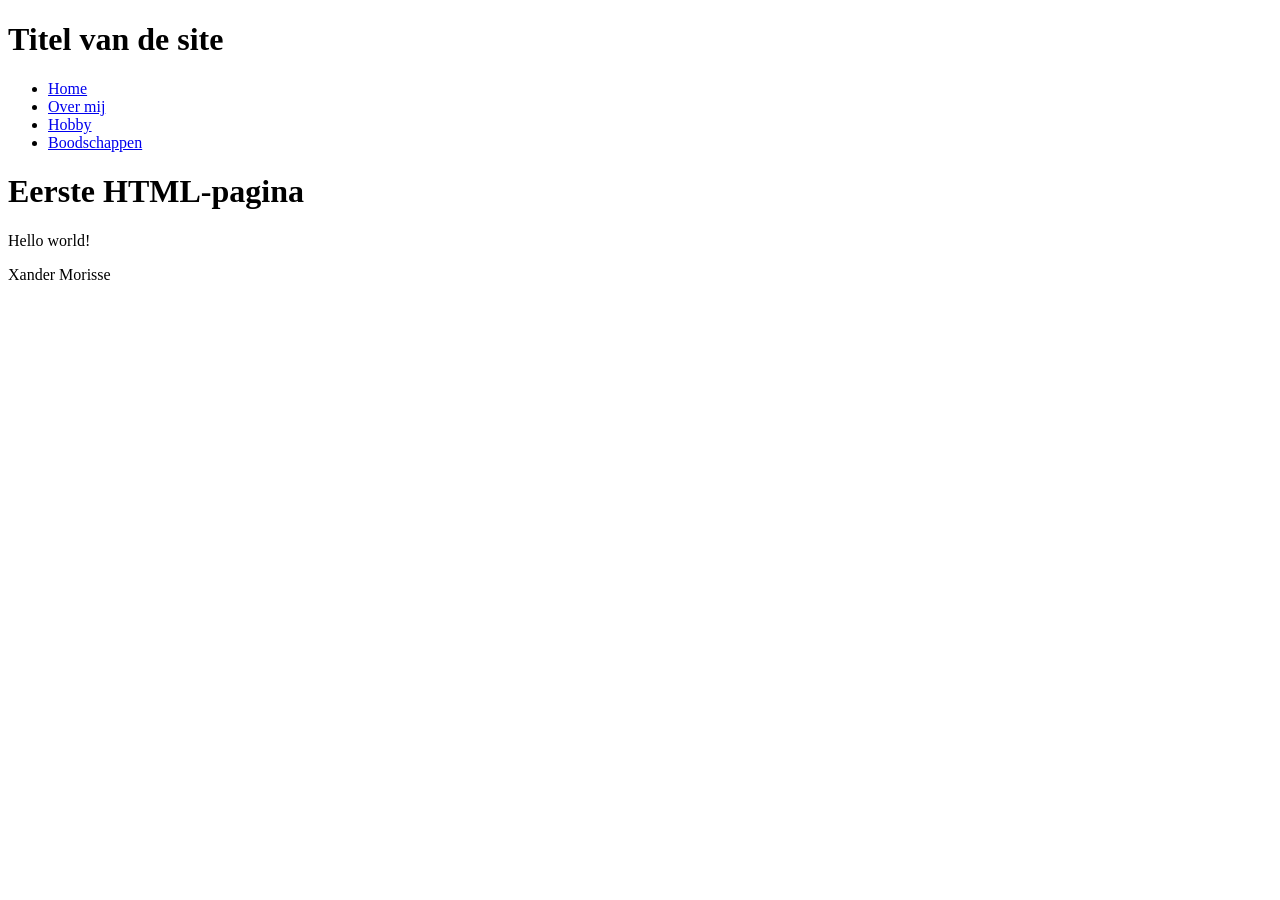
<file: labo-01/index.html>
<!DOCTYPE html>
<html lang="en">
<head>
    <meta charset="UTF-8">
    <meta name="viewport" content="width=device-width, initial-scale=1.0">
    <title>Mijn eerste pagina</title>
</head>
<body>
    <header>
        <h1>Titel van de site</h1>
        <nav>
            <ul>
                <li><a href="index.html">Home</a></li>
                <li><a href="over-mij.html">Over mij</a></li>
                <li><a href="hobby.html">Hobby</a></li>
                <li><a href="boodschappen.html">Boodschappen</a></li>
            </ul>
        </nav>
    </header>
    <h1>Eerste HTML-pagina</h1>
    <p>Hello world!</p>
    <footer>
        <p>Xander Morisse</p>
    </footer>
</body>
</html>
</file>
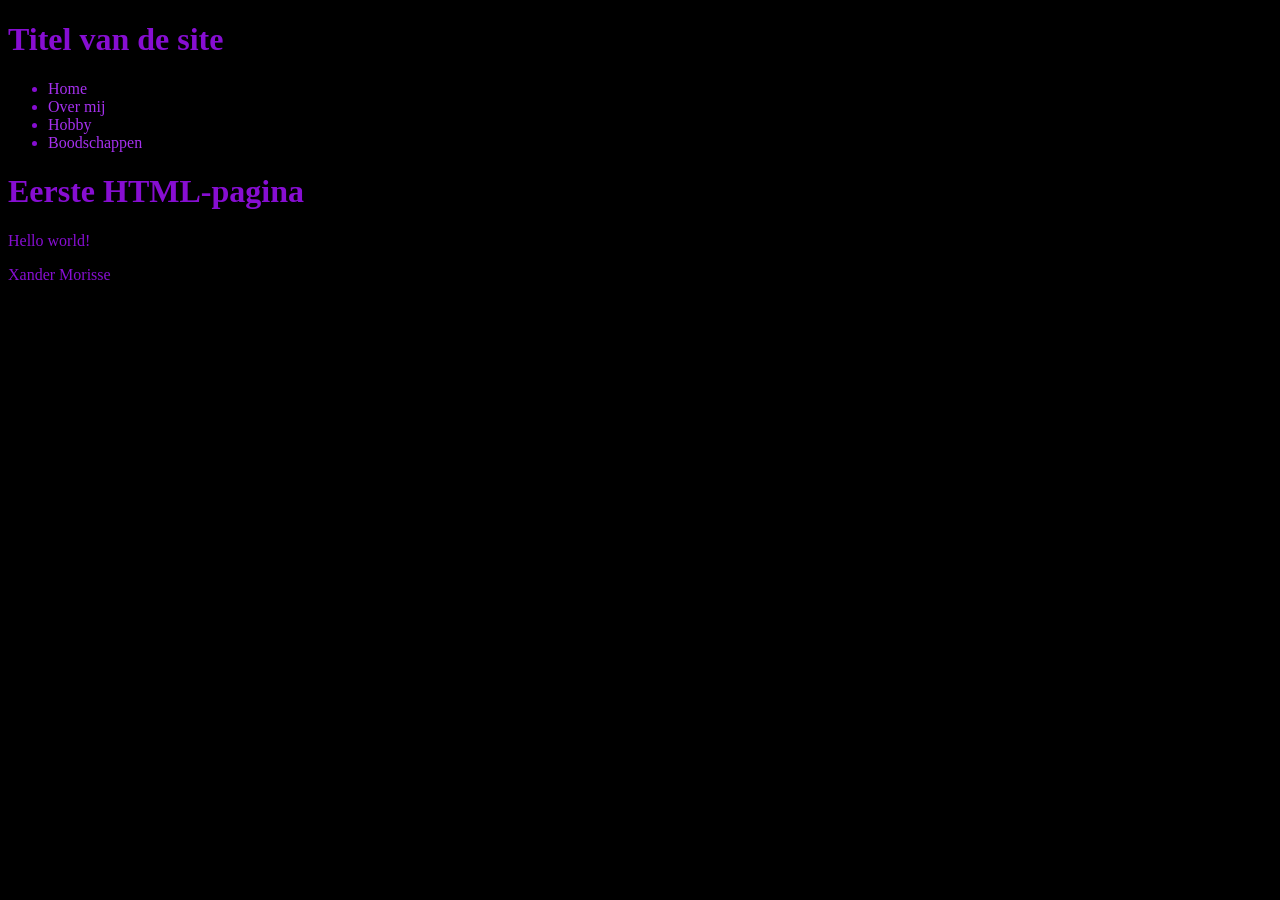
<file: site/index.html>
<!DOCTYPE html>
<html lang="en">
<head>
    <meta charset="UTF-8">
    <meta name="viewport" content="width=device-width, initial-scale=1.0">
    <title>Mijn eerste pagina</title>
    <link rel="stylesheet" href="css/stijl.css">
</head>
<body>
    <header>
        <h1>Titel van de site</h1>
        <nav>
            <ul>
                <li><a href="index.html">Home</a></li>
                <li><a href="over-mij.html">Over mij</a></li>
                <li><a href="hobby.html">Hobby</a></li>
                <li><a href="boodschappen.html">Boodschappen</a></li>
            </ul>
        </nav>
    </header>
    <h1>Eerste HTML-pagina</h1>
    <p>Hello world!</p>
    <footer>
        <p>Xander Morisse</p>
    </footer>
</body>
</html>
</file>
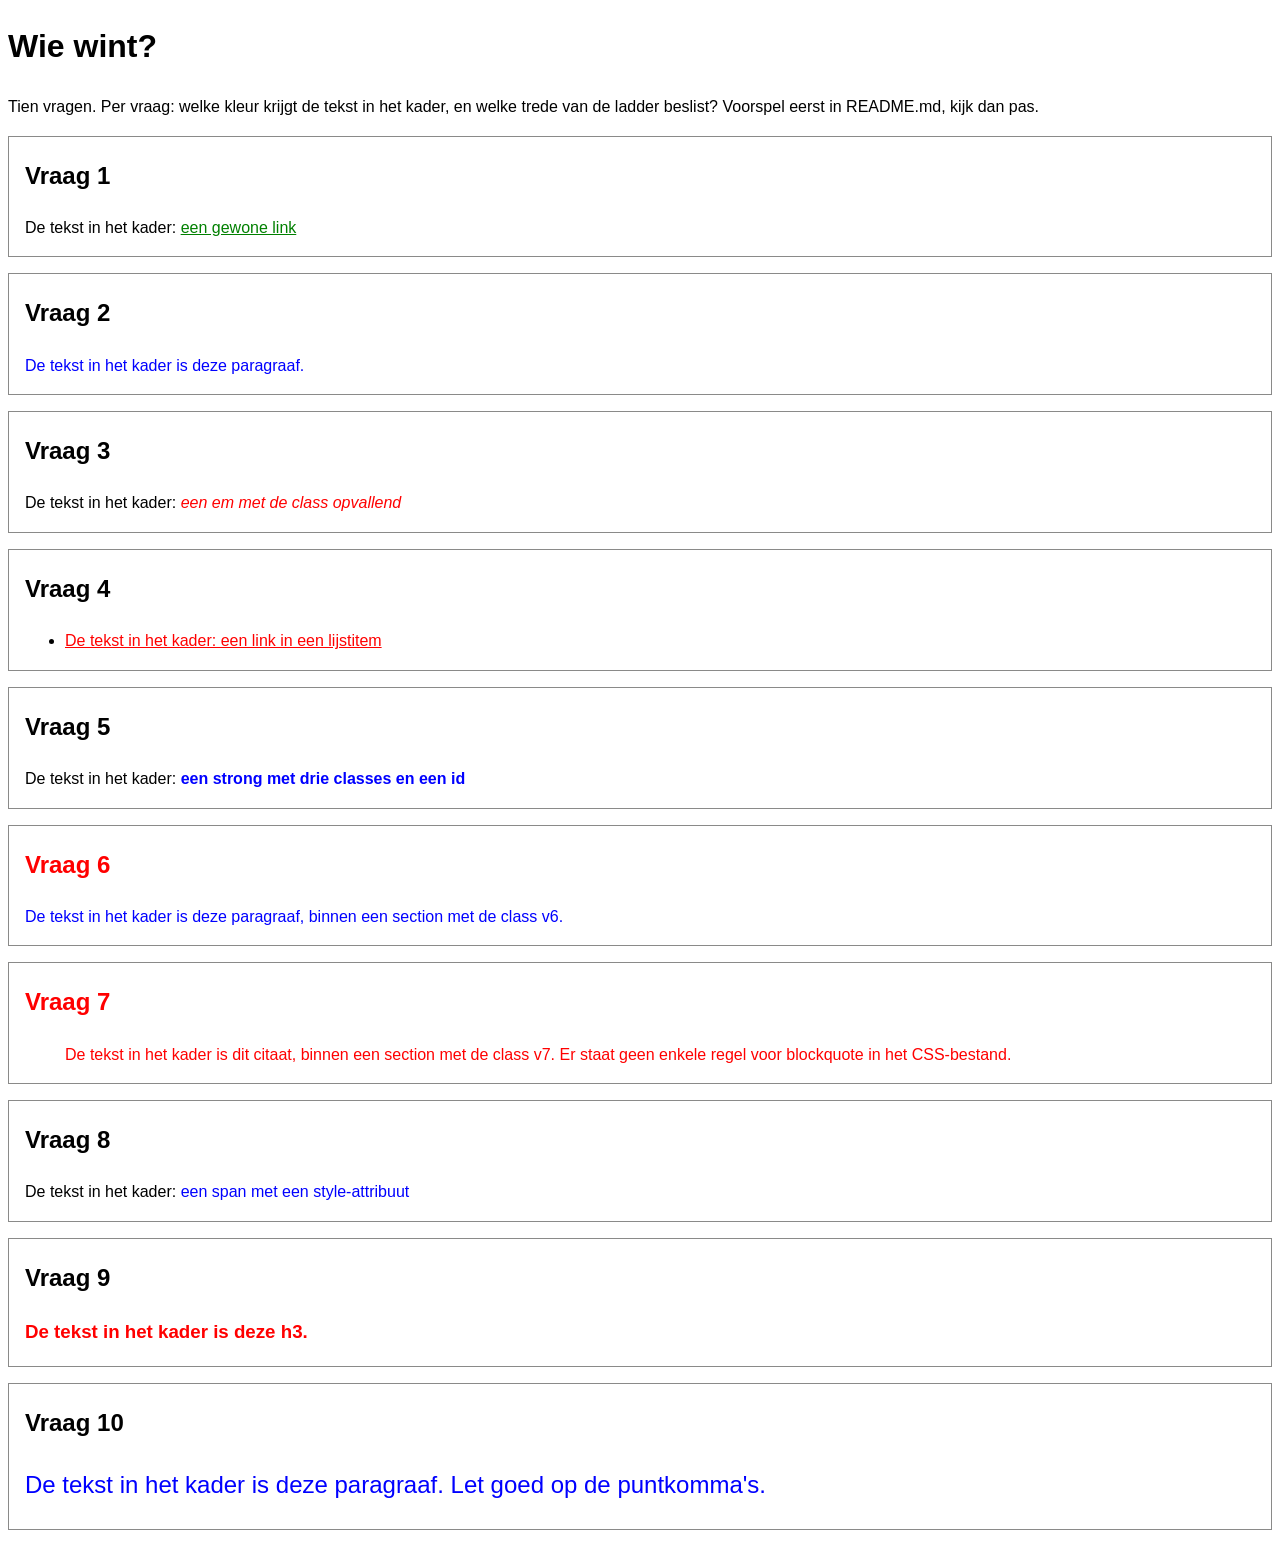
<file: labo-02/cascade/index.html>
<!-- index.html - oefening 3: voorspel, dan kijk. Wijzig dit bestand niet. -->
<!doctype html>
<html lang="nl">
  <head>
    <meta charset="utf-8">
    <meta name="viewport" content="width=device-width, initial-scale=1">
    <title>Wie wint? Tien vragen over de cascade</title>
    <link rel="stylesheet" href="css/stijl.css">
  </head>
  <body>
    <h1>Wie wint?</h1>
    <p>Tien vragen. Per vraag: welke kleur krijgt de tekst in het kader, en welke trede van de ladder beslist? Voorspel eerst in README.md, kijk dan pas.</p>

    <section class="vraag v1">
      <h2>Vraag 1</h2>
      <p>De tekst in het kader: <a href="#">een gewone link</a></p>
    </section>

    <section class="vraag v2">
      <h2>Vraag 2</h2>
      <p class="v2-tekst">De tekst in het kader is deze paragraaf.</p>
    </section>

    <section class="vraag v3">
      <h2>Vraag 3</h2>
      <p>De tekst in het kader: <em class="opvallend">een em met de class opvallend</em></p>
    </section>

    <section class="vraag v4">
      <h2>Vraag 4</h2>
      <ul>
        <li><a href="#">De tekst in het kader: een link in een lijstitem</a></li>
      </ul>
    </section>

    <section class="vraag v5">
      <h2>Vraag 5</h2>
      <p>De tekst in het kader: <strong class="een twee drie" id="v5-tekst">een strong met drie classes en een id</strong></p>
    </section>

    <section class="vraag v6">
      <h2>Vraag 6</h2>
      <p class="v6-tekst">De tekst in het kader is deze paragraaf, binnen een section met de class v6.</p>
    </section>

    <section class="vraag v7">
      <h2>Vraag 7</h2>
      <blockquote>De tekst in het kader is dit citaat, binnen een section met de class v7. Er staat geen enkele regel voor blockquote in het CSS-bestand.</blockquote>
    </section>

    <section class="vraag v8">
      <h2>Vraag 8</h2>
      <p>De tekst in het kader: <span class="v8-tekst" style="color: blue">een span met een style-attribuut</span></p>
    </section>

    <section class="vraag v9">
      <h2>Vraag 9</h2>
      <h3 class="v9-tekst">De tekst in het kader is deze h3.</h3>
    </section>

    <section class="vraag v10">
      <h2>Vraag 10</h2>
      <p class="v10-tekst">De tekst in het kader is deze paragraaf. Let goed op de puntkomma's.</p>
    </section>
  </body>
</html>
</file>
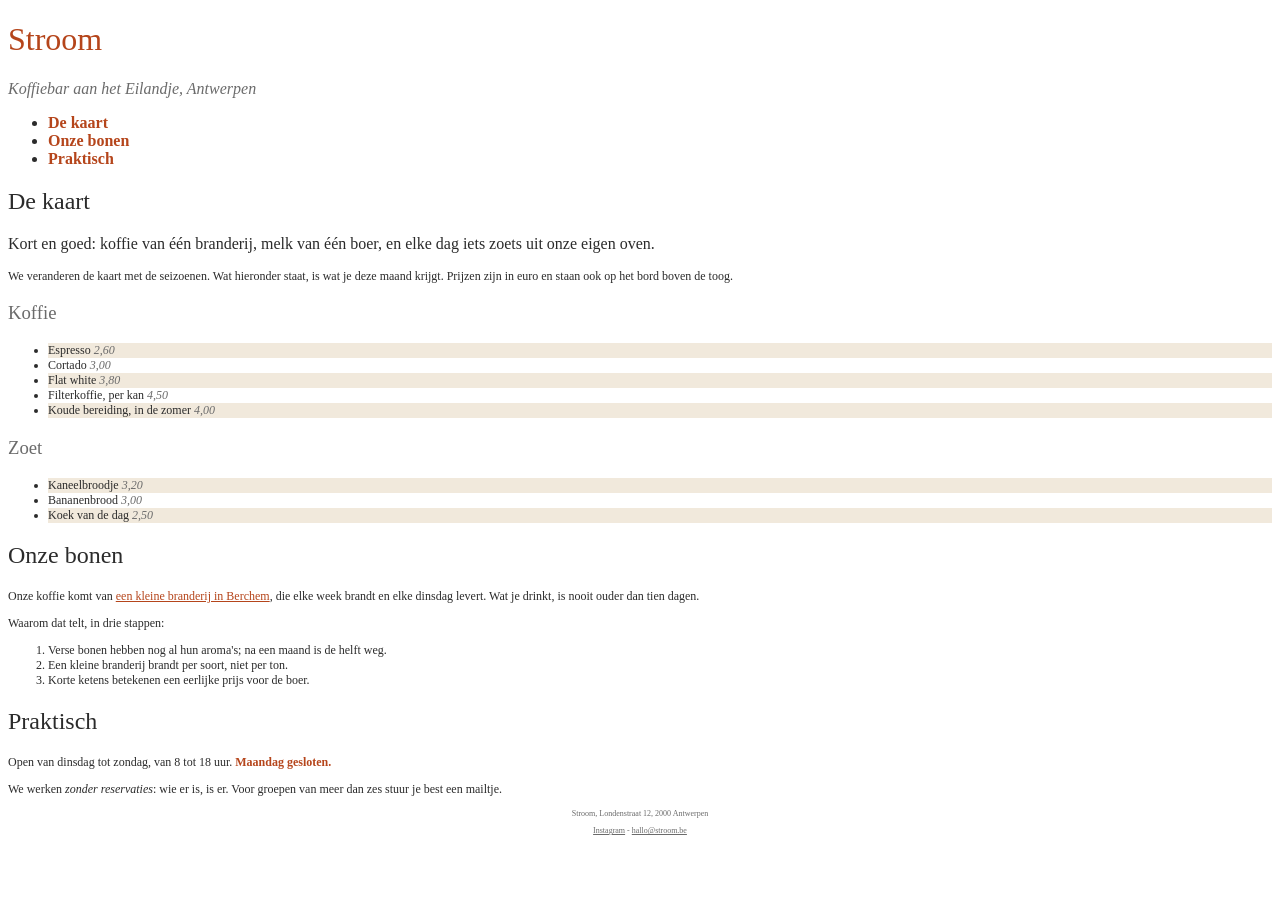
<file: labo-02/nabouw/index.html>
<!-- index.html - nabouw labo 2. Dit bestand mag je NIET wijzigen: geen class erbij, geen element verplaatst, geen style-attribuut. Jij schrijft css/stijl.css. -->
<!--
  Wat het screenshot niet kan tonen (hover en focus):
  - links in de navigatie: accentkleur, vet, geen onderstreping;
    bij hover en focus: inktkleur en onderstreept
  - links in main: accentkleur, onderstreept;
    bij hover en focus: papierkleur op een achtergrond in de accentkleur
  - links in de footer: gedempte kleur; bij hover en focus: accentkleur
-->
<!doctype html>
<html lang="nl">
  <head>
    <meta charset="utf-8">
    <meta name="viewport" content="width=device-width, initial-scale=1">
    <title>Stroom - koffiebar aan het Eilandje</title>
    <link rel="stylesheet" href="css/stijl.css">
  </head>
  <body>
    <header>
      <h1>Stroom</h1>
      <p class="slogan">Koffiebar aan het Eilandje, Antwerpen</p>
      <nav>
        <ul>
          <li><a href="#kaart">De kaart</a></li>
          <li><a href="#bonen">Onze bonen</a></li>
          <li><a href="#praktisch">Praktisch</a></li>
        </ul>
      </nav>
    </header>

    <main>
      <article>
        <h2 id="kaart">De kaart</h2>
        <p class="intro">Kort en goed: koffie van één branderij, melk van één boer, en elke dag iets zoets uit onze eigen oven.</p>
        <p>We veranderen de kaart met de seizoenen. Wat hieronder staat, is wat je deze maand krijgt. Prijzen zijn in euro en staan ook op het bord boven de toog.</p>

        <h3>Koffie</h3>
        <ul class="kaart">
          <li>Espresso <span class="prijs">2,60</span></li>
          <li>Cortado <span class="prijs">3,00</span></li>
          <li>Flat white <span class="prijs">3,80</span></li>
          <li>Filterkoffie, per kan <span class="prijs">4,50</span></li>
          <li>Koude bereiding, in de zomer <span class="prijs">4,00</span></li>
        </ul>

        <h3>Zoet</h3>
        <ul class="kaart">
          <li>Kaneelbroodje <span class="prijs">3,20</span></li>
          <li>Bananenbrood <span class="prijs">3,00</span></li>
          <li>Koek van de dag <span class="prijs">2,50</span></li>
        </ul>

        <h2 id="bonen">Onze bonen</h2>
        <p>Onze koffie komt van <a href="https://www.example.be">een kleine branderij in Berchem</a>, die elke week brandt en elke dinsdag levert. Wat je drinkt, is nooit ouder dan tien dagen.</p>
        <p>Waarom dat telt, in drie stappen:</p>
        <ol>
          <li>Verse bonen hebben nog al hun aroma's; na een maand is de helft weg.</li>
          <li>Een kleine branderij brandt per soort, niet per ton.</li>
          <li>Korte ketens betekenen een eerlijke prijs voor de boer.</li>
        </ol>

        <h2 id="praktisch">Praktisch</h2>
        <p>Open van dinsdag tot zondag, van 8 tot 18 uur. <strong>Maandag gesloten.</strong></p>
        <p>We werken <em>zonder reservaties</em>: wie er is, is er. Voor groepen van meer dan zes stuur je best een mailtje.</p>
      </article>
    </main>

    <footer>
      <p>Stroom, Londenstraat 12, 2000 Antwerpen</p>
      <p><a href="https://www.instagram.com">Instagram</a> - <a href="mailto:hallo@stroom.be">hallo@stroom.be</a></p>
    </footer>
  </body>
</html>
</file>
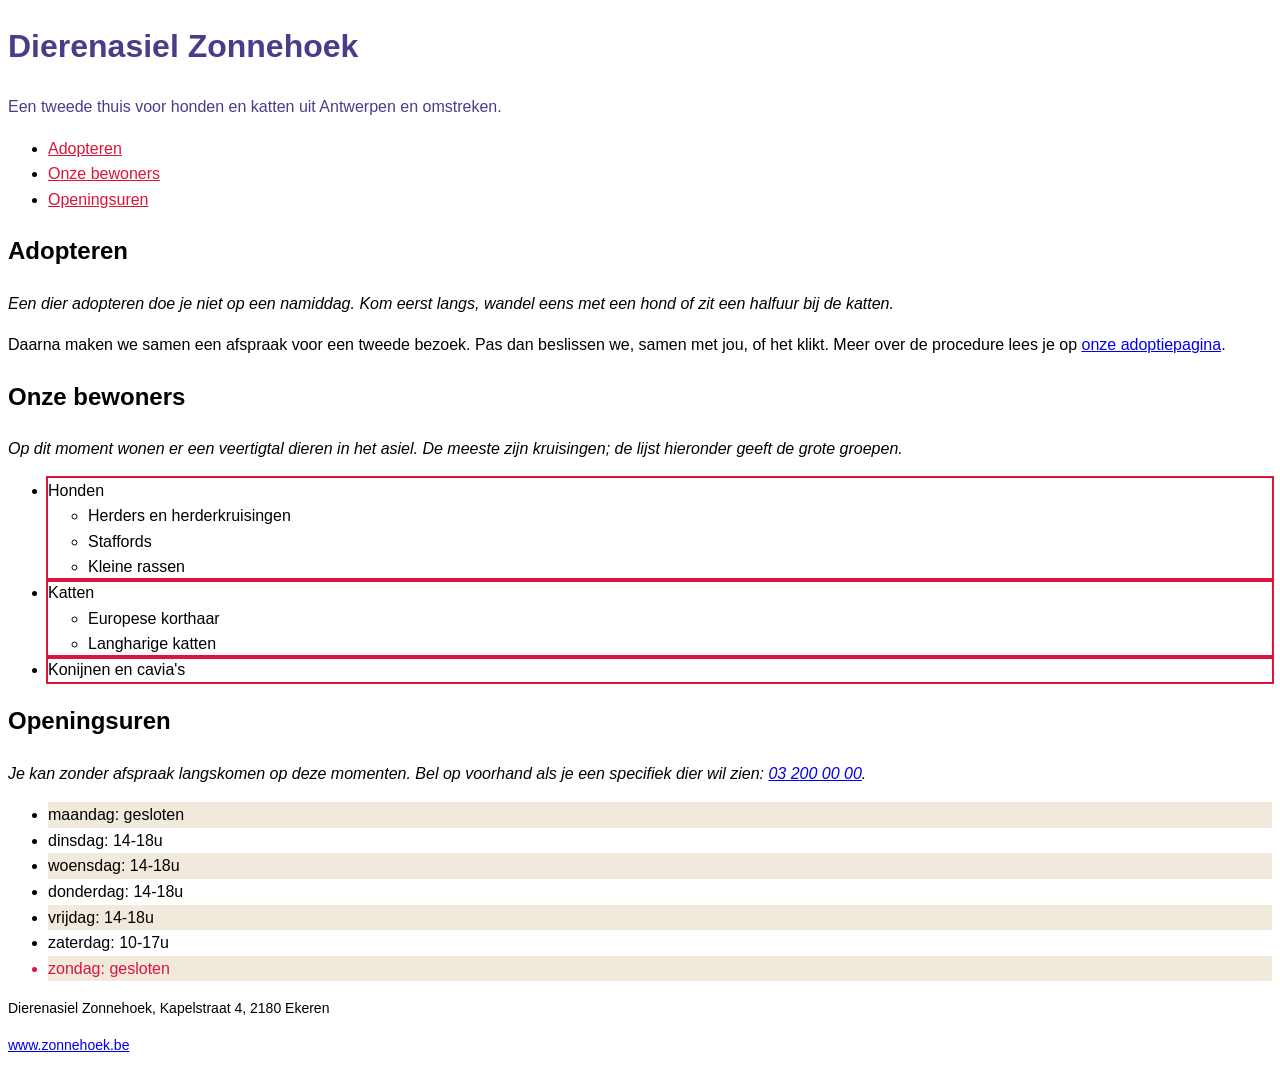
<file: labo-02/selectors/index.html>
<!-- index.html - oefening 2: selectors. Wijzig dit bestand niet; alles wat je nodig hebt, staat erin. -->
<!doctype html>
<html lang="nl">
  <head>
    <meta charset="utf-8">
    <meta name="viewport" content="width=device-width, initial-scale=1">
    <title>Dierenasiel Zonnehoek</title>
    <link rel="stylesheet" href="css/stijl.css">
  </head>
  <body>
    <header>
      <h1>Dierenasiel Zonnehoek</h1>
      <p class="slogan">Een tweede thuis voor honden en katten uit Antwerpen en omstreken.</p>
      <nav>
        <ul>
          <li><a href="#adopteren">Adopteren</a></li>
          <li><a href="#rassen">Onze bewoners</a></li>
          <li><a href="#uren">Openingsuren</a></li>
        </ul>
      </nav>
    </header>

    <main>
      <article>
        <h2 id="adopteren">Adopteren</h2>
        <p class="intro">Een dier adopteren doe je niet op een namiddag. Kom eerst langs, wandel eens met een hond of zit een halfuur bij de katten.</p>
        <p>Daarna maken we samen een afspraak voor een tweede bezoek. Pas dan beslissen we, samen met jou, of het klikt. Meer over de procedure lees je op <a href="https://www.zonnehoek.be/adoptie">onze adoptiepagina</a>.</p>

        <h2 id="rassen">Onze bewoners</h2>
        <p>Op dit moment wonen er een veertigtal dieren in het asiel. De meeste zijn kruisingen; de lijst hieronder geeft de grote groepen.</p>
        <ul class="rassen">
          <li>Honden
            <ul>
              <li>Herders en herderkruisingen</li>
              <li>Staffords</li>
              <li>Kleine rassen</li>
            </ul>
          </li>
          <li>Katten
            <ul>
              <li>Europese korthaar</li>
              <li>Langharige katten</li>
            </ul>
          </li>
          <li>Konijnen en cavia's</li>
        </ul>

        <h2 id="uren">Openingsuren</h2>
        <p>Je kan zonder afspraak langskomen op deze momenten. Bel op voorhand als je een specifiek dier wil zien: <a href="tel:+3232000000">03 200 00 00</a>.</p>
        <ul class="uren">
          <li>maandag: gesloten</li>
          <li>dinsdag: 14-18u</li>
          <li>woensdag: 14-18u</li>
          <li>donderdag: 14-18u</li>
          <li>vrijdag: 14-18u</li>
          <li>zaterdag: 10-17u</li>
          <li>zondag: gesloten</li>
        </ul>
      </article>
    </main>

    <footer>
      <p>Dierenasiel Zonnehoek, Kapelstraat 4, 2180 Ekeren</p>
      <p><a href="https://www.zonnehoek.be">www.zonnehoek.be</a></p>
    </footer>
  </body>
</html>
</file>
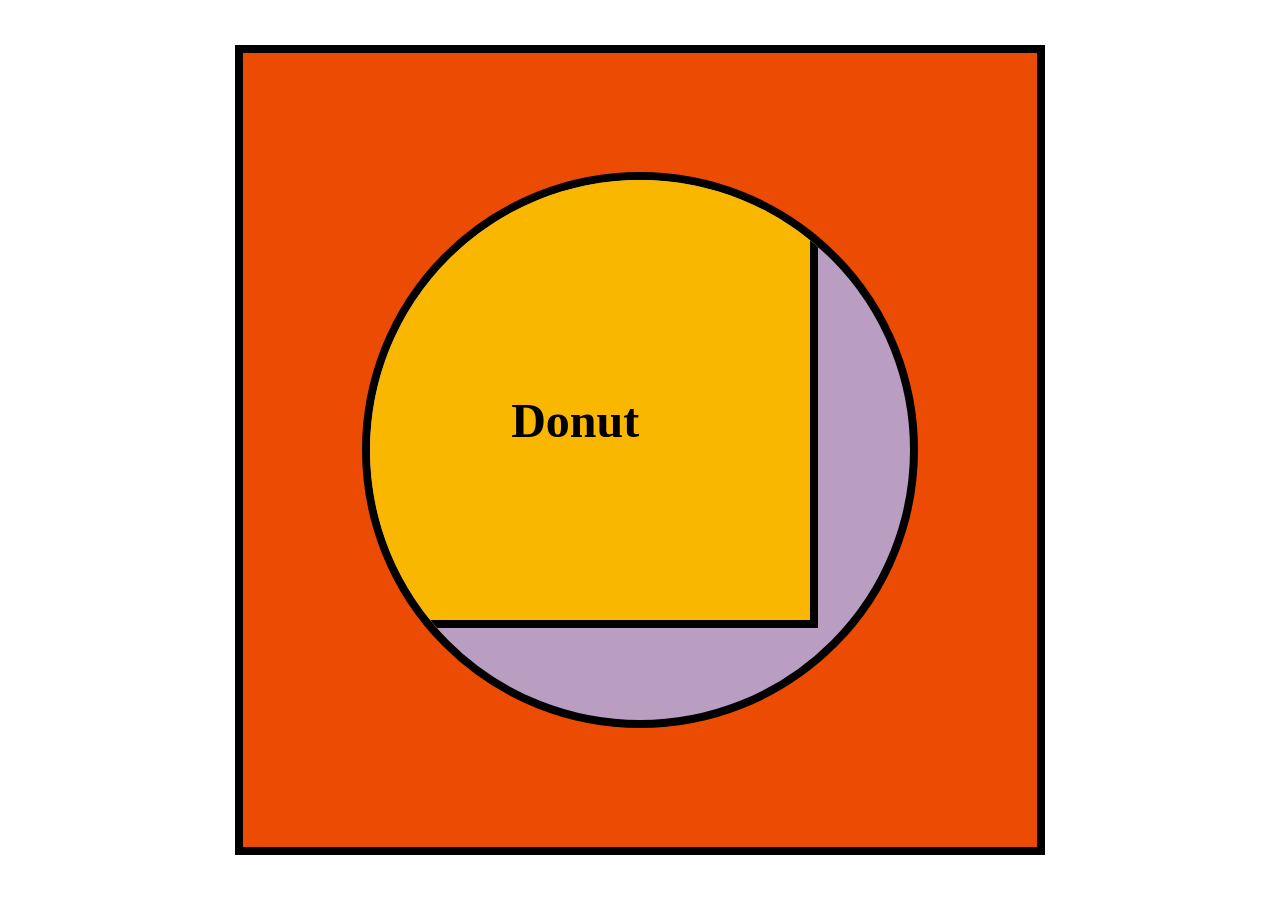
<file: labo-03/donut/index.html>
<!doctype html>
<html lang="en">
<head>
  <meta charset="utf-8">
  <meta name="viewport" content="width=device-width, initial-scale=1">
  <title>Labo 3 - Donut</title>
  <link rel="stylesheet" href="css/reset.css">
  <link rel="stylesheet" href="css/stijl.css">
</head>
<body>
  <!-- Do not change this file. Write your CSS in css/stijl.css. -->
  <main>
    <div>
      <h1>Donut</h1>
    </div>
  </main>
</body>
</html>
</file>
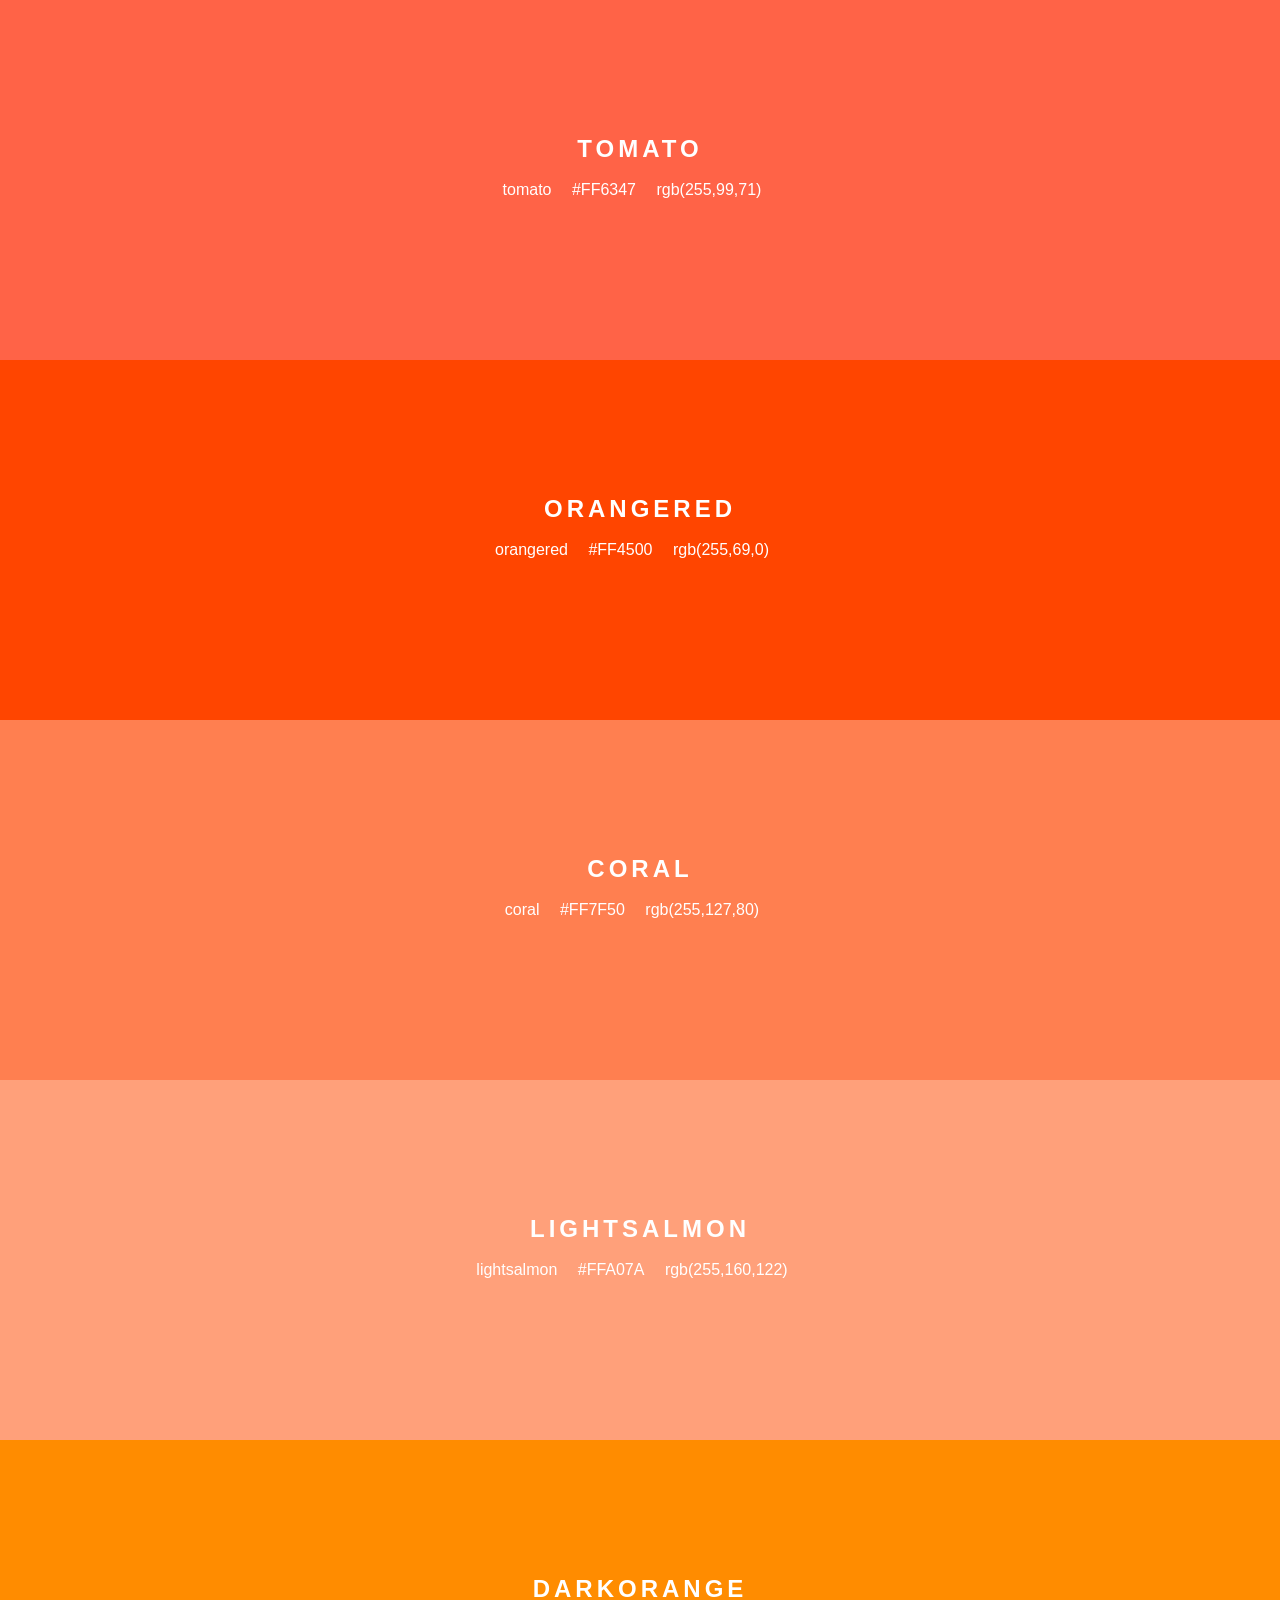
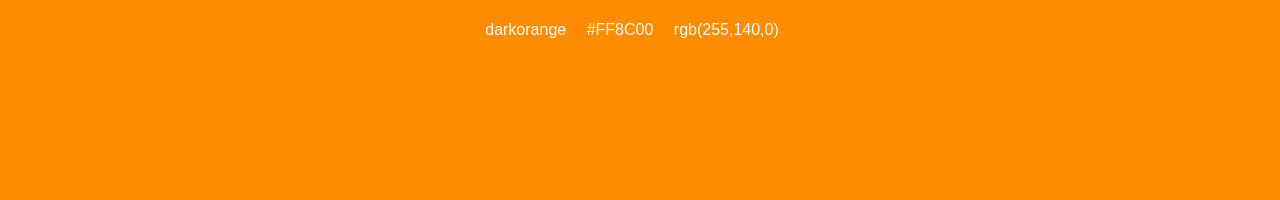
<file: labo-03/kleuren/index.html>
<!doctype html>
<html lang="en">
<head>
  <meta charset="utf-8">
  <meta name="viewport" content="width=device-width, initial-scale=1">
  <title>Labo 3 - Kleurenstalen</title>
  <link rel="stylesheet" href="css/reset.css">
  <link rel="stylesheet" href="css/stijl.css"> 
</head>
<body>
  <!-- Do not change this file. Write your CSS in css/stijl.css. -->
  <ul>
    <li class="tomato">
      <h2>TOMATO</h2>
      <p class="codes"><span>tomato</span> <span>#FF6347</span> <span>rgb(255,99,71)</span></p>
    </li>
    <li class="orangered">
      <h2>ORANGERED</h2>
      <p class="codes"><span>orangered</span> <span>#FF4500</span> <span>rgb(255,69,0)</span></p>
    </li>
    <li class="coral">
      <h2>CORAL</h2>
      <p class="codes"><span>coral</span> <span>#FF7F50</span> <span>rgb(255,127,80)</span></p>
    </li>
    <li class="lightsalmon">
      <h2>LIGHTSALMON</h2>
      <p class="codes"><span>lightsalmon</span> <span>#FFA07A</span> <span>rgb(255,160,122)</span></p>
    </li>
    <li class="darkorange">
      <h2>DARKORANGE</h2>
      <p class="codes"><span>darkorange</span> <span>#FF8C00</span> <span>rgb(255,140,0)</span></p>
    </li>
  </ul>
</body>
</html>
</file>
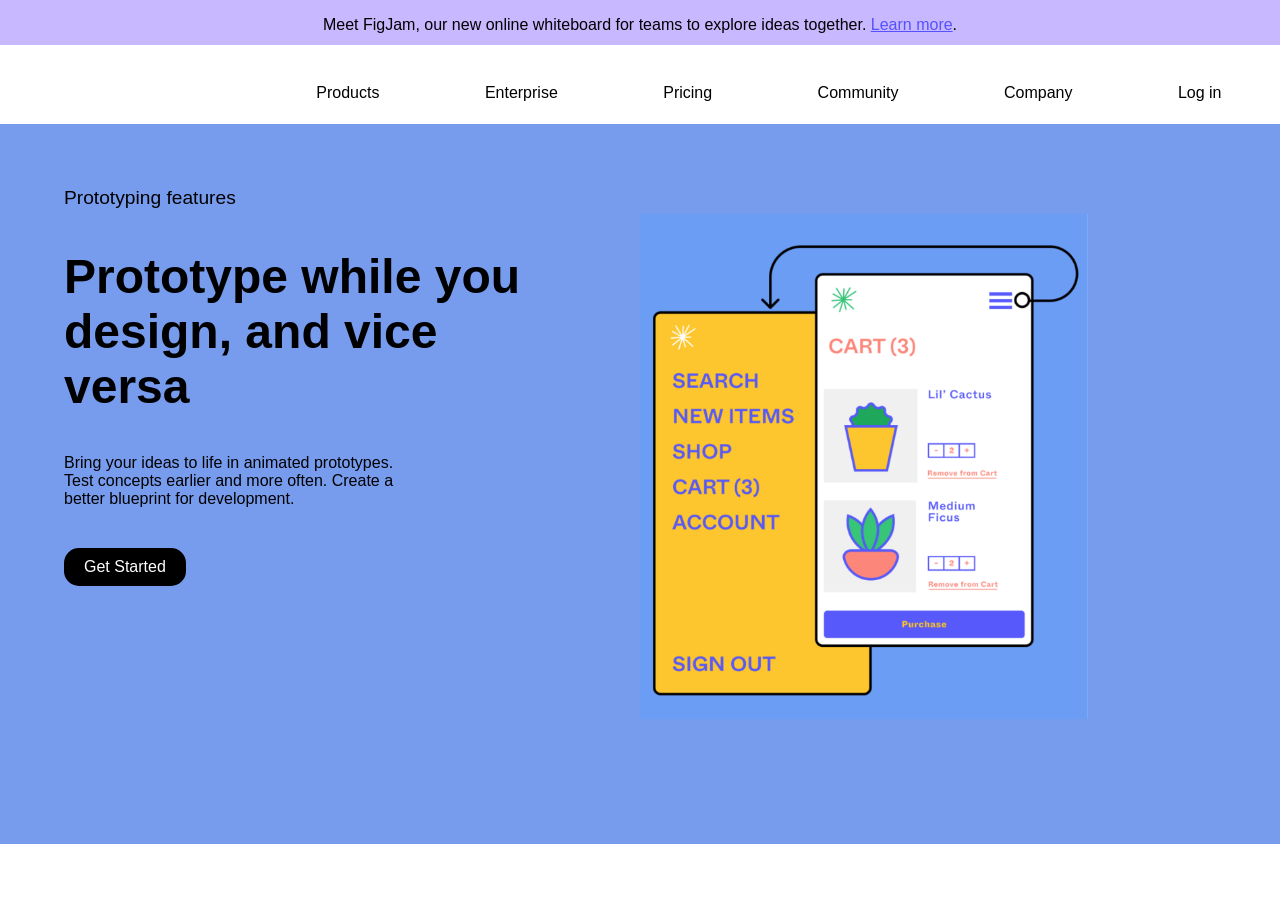
<file: labo-03/landing/index.html>
<!doctype html>
<html lang="en">
<head>
  <meta charset="utf-8">
  <meta name="viewport" content="width=device-width, initial-scale=1">
  <title>Labo 3 - Landingspagina</title>
  <link rel="stylesheet" href="css/reset.css">
  <link rel="stylesheet" href="css/stijl.css">
</head>
<body>
  <!-- Do not change this file. Write your CSS in css/stijl.css.
       Not visible in the screenshot: on :hover and :focus the links in the
       banner and in the navigation get an underline, and the button turns
       dark grey (#333333) instead of black. -->
  <div class="banner">
    <p>Meet FigJam, our new online whiteboard for teams to explore ideas together. <a href="#">Learn more</a>.</p>
  </div>
  <header>
    <nav>
      <ul>
        <li><a href="#">Products</a></li>
        <li><a href="#">Enterprise</a></li>
        <li><a href="#">Pricing</a></li>
        <li><a href="#">Community</a></li>
        <li><a href="#">Company</a></li>
        <li><a href="#">Log in</a></li>
      </ul>
    </nav>
  </header>
  <main>
    <article>
      <p class="bovenkop">Prototyping features</p>
      <h1>Prototype while you design, and vice versa</h1>
      <p>Bring your ideas to life in animated prototypes. Test concepts earlier and more often. Create a better blueprint for development.</p>
      <a href="#" class="knop">Get Started</a>
    </article><!-- no whitespace between these two tags: see syllabus 3.7 --><div class="afbeelding">
      <img src="afbeeldingen/prototype.png" alt="Prototype of a plant shop: a yellow menu panel next to a white cart screen">
    </div>
  </main>
</body>
</html>
</file>
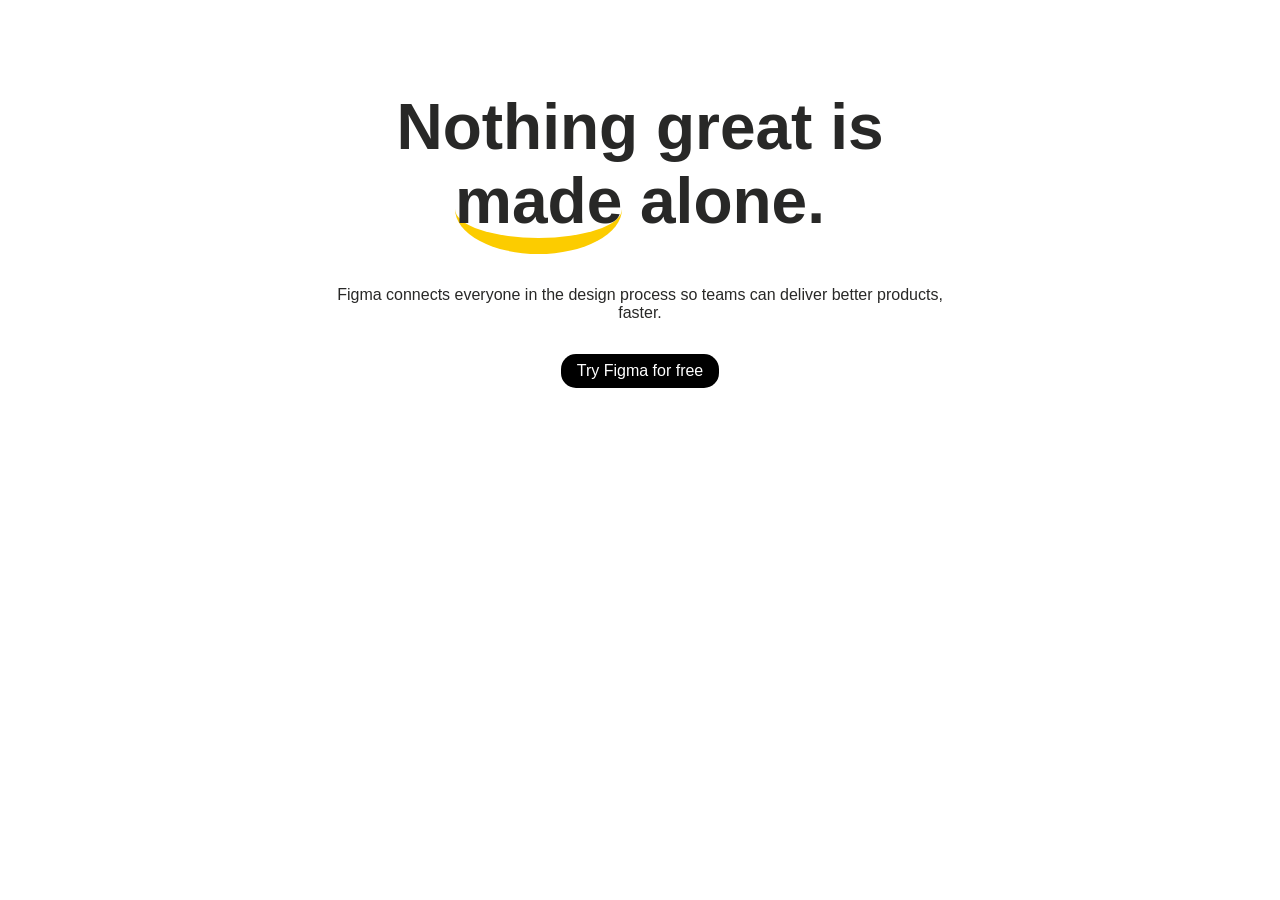
<file: labo-03/slogan/index.html>
<!doctype html>
<html lang="en">
<head>
  <meta charset="utf-8">
  <meta name="viewport" content="width=device-width, initial-scale=1">
  <title>Labo 3 - Slogan</title>
  <link rel="stylesheet" href="css/reset.css">
  <link rel="stylesheet" href="css/stijl.css">
</head>
<body>
  <!-- Do not change this file. Write your CSS in css/stijl.css.
       Not visible in the screenshot: on :hover and :focus the button turns
       dark grey (#333333) instead of black. -->
  <h2>Nothing great is <span>made</span> alone.</h2>
  <p>Figma connects everyone in the design process so teams can deliver better products, faster.</p>
  <a href="https://www.figma.com">Try Figma for free</a>
</body>
</html>
</file>
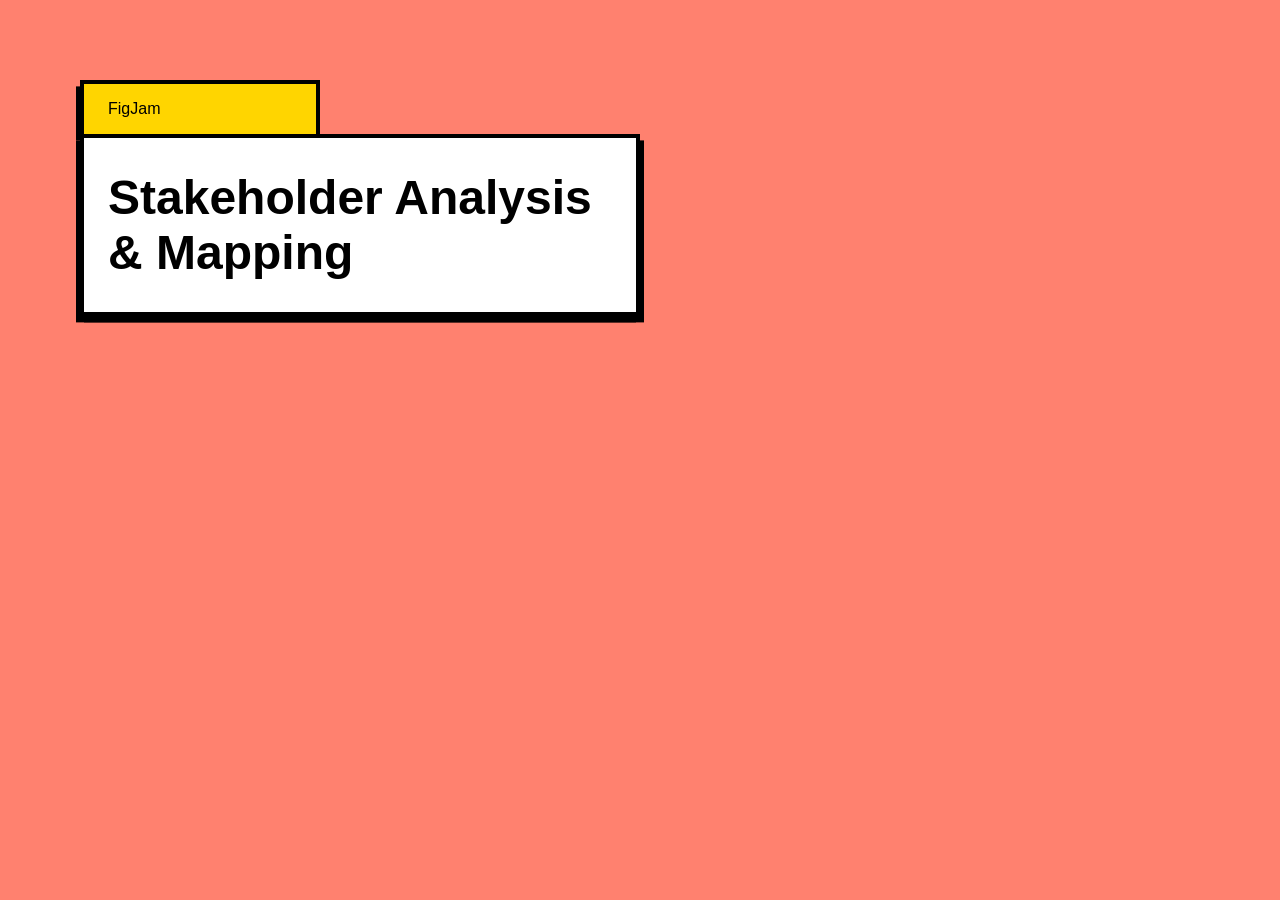
<file: labo-03/tabblad/index.html>
<!doctype html>
<html lang="en">
<head>
  <meta charset="utf-8">
  <meta name="viewport" content="width=device-width, initial-scale=1">
  <title>Labo 3 - Tabblad</title>
  <link rel="stylesheet" href="css/reset.css">
  <link rel="stylesheet" href="css/stijl.css">
</head>
<body>
  <!-- Do not change this file. Write your CSS in css/stijl.css. -->
  <h1>FigJam</h1>
  <h2>Stakeholder Analysis &amp; Mapping</h2>
</body>
</html>
</file>
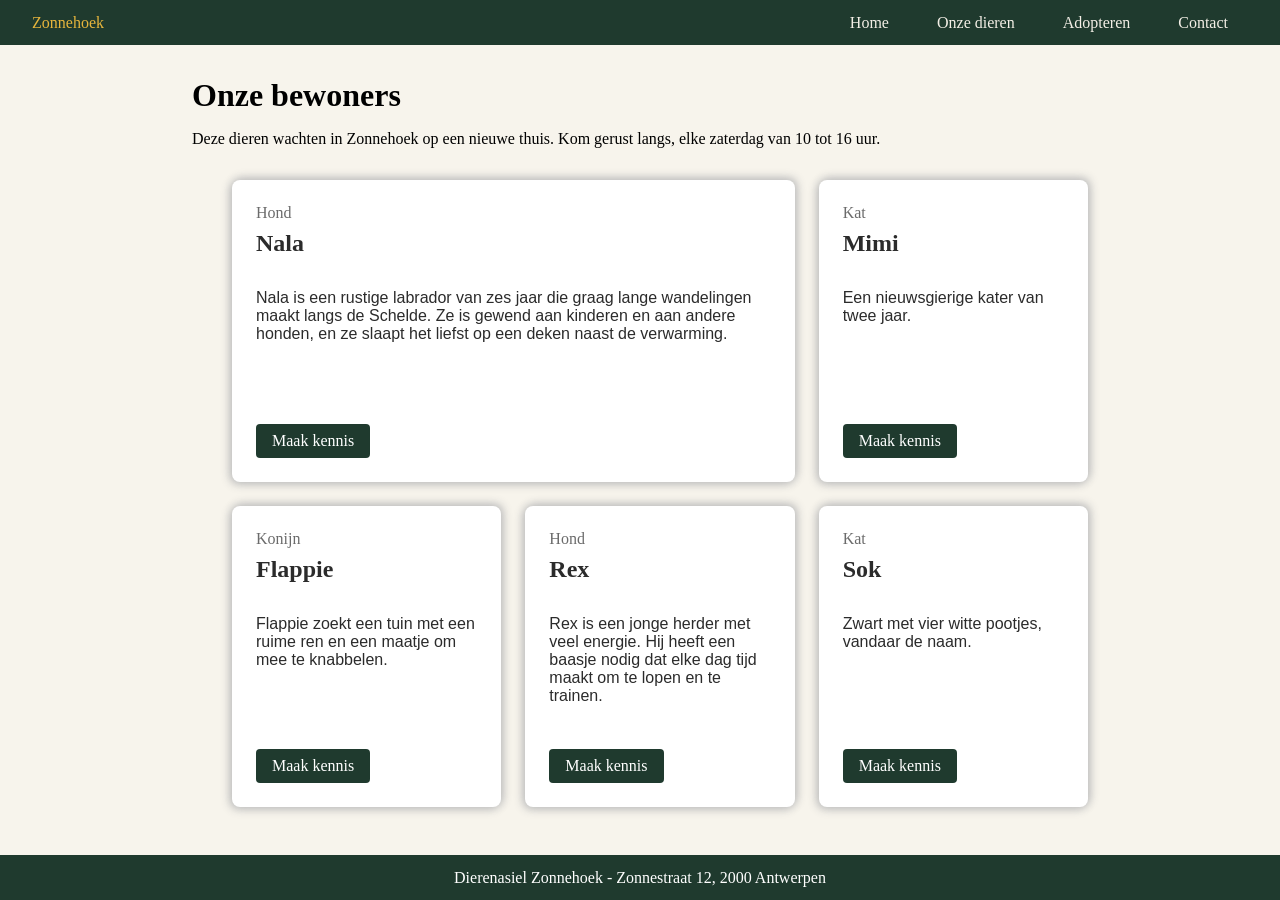
<file: labo-04/dierenasiel/index.html>
<!doctype html>
<html lang="nl">
<head>
  <meta charset="utf-8">
  <meta name="viewport" content="width=device-width, initial-scale=1">
  <title>Labo 4 - Dierenasiel Zonnehoek</title>
  <link rel="stylesheet" href="css/reset.css">
  <link rel="stylesheet" href="css/stijl.css">
</head>
<body>
  <!-- Do not change this file. Write your CSS in css/stijl.css.
       Not visible in the screenshot: on :hover and :focus the links in the
       navigation get an underline, and a button turns dark (#2b2b2b). -->
  <header>
    <a class="logo" href="index.html">Zonnehoek</a>
    <nav>
      <ul>
        <li><a href="index.html">Home</a></li>
        <li><a href="dieren.html" class="actief">Onze dieren</a></li>
        <li><a href="adopteren.html">Adopteren</a></li>
        <li><a href="contact.html">Contact</a></li>
      </ul>
    </nav>
  </header>
  <main>
    <h1>Onze bewoners</h1>
    <p class="intro">Deze dieren wachten in Zonnehoek op een nieuwe thuis. Kom gerust langs, elke zaterdag van 10 tot 16 uur.</p>
    <ul class="kaarten">
      <li class="kaart uitgelicht">
        <p class="soort">Hond</p>
        <h2>Nala</h2>
        <p class="beschrijving">Nala is een rustige labrador van zes jaar die graag lange wandelingen maakt langs de Schelde. Ze is gewend aan kinderen en aan andere honden, en ze slaapt het liefst op een deken naast de verwarming.</p>
        <a class="knop" href="#">Maak kennis</a>
      </li>
      <li class="kaart">
        <p class="soort">Kat</p>
        <h2>Mimi</h2>
        <p class="beschrijving">Een nieuwsgierige kater van twee jaar.</p>
        <a class="knop" href="#">Maak kennis</a>
      </li>
      <li class="kaart">
        <p class="soort">Konijn</p>
        <h2>Flappie</h2>
        <p class="beschrijving">Flappie zoekt een tuin met een ruime ren en een maatje om mee te knabbelen.</p>
        <a class="knop" href="#">Maak kennis</a>
      </li>
      <li class="kaart">
        <p class="soort">Hond</p>
        <h2>Rex</h2>
        <p class="beschrijving">Rex is een jonge herder met veel energie. Hij heeft een baasje nodig dat elke dag tijd maakt om te lopen en te trainen.</p>
        <a class="knop" href="#">Maak kennis</a>
      </li>
      <li class="kaart">
        <p class="soort">Kat</p>
        <h2>Sok</h2>
        <p class="beschrijving">Zwart met vier witte pootjes, vandaar de naam.</p>
        <a class="knop" href="#">Maak kennis</a>
      </li>
    </ul>
  </main>
  <footer>
    <p>Dierenasiel Zonnehoek - Zonnestraat 12, 2000 Antwerpen</p>
  </footer>
</body>
</html>
</file>
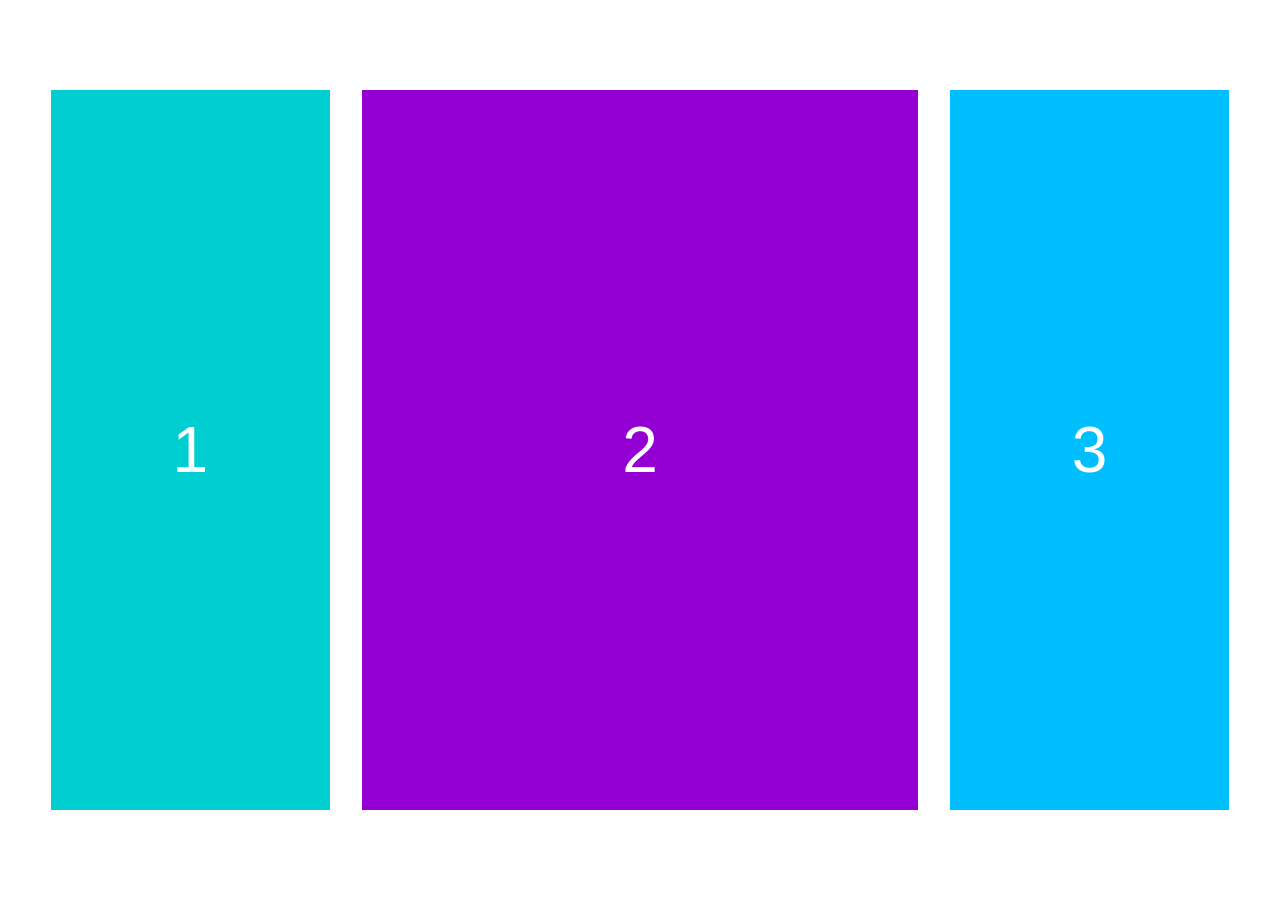
<file: labo-04/kolommen/index.html>
<!doctype html>
<html lang="nl">
<head>
  <meta charset="utf-8">
  <meta name="viewport" content="width=device-width, initial-scale=1">
  <title>Labo 4 - Drie kolommen</title>
  <link rel="stylesheet" href="css/reset.css">
  <link rel="stylesheet" href="css/stijl.css">
</head>
<body>
  <!-- Do not change this file. Write your CSS in css/stijl.css. -->
  <main>
    <div>1</div>
    <div>2</div>
    <div>3</div>
  </main>
</body>
</html>
</file>
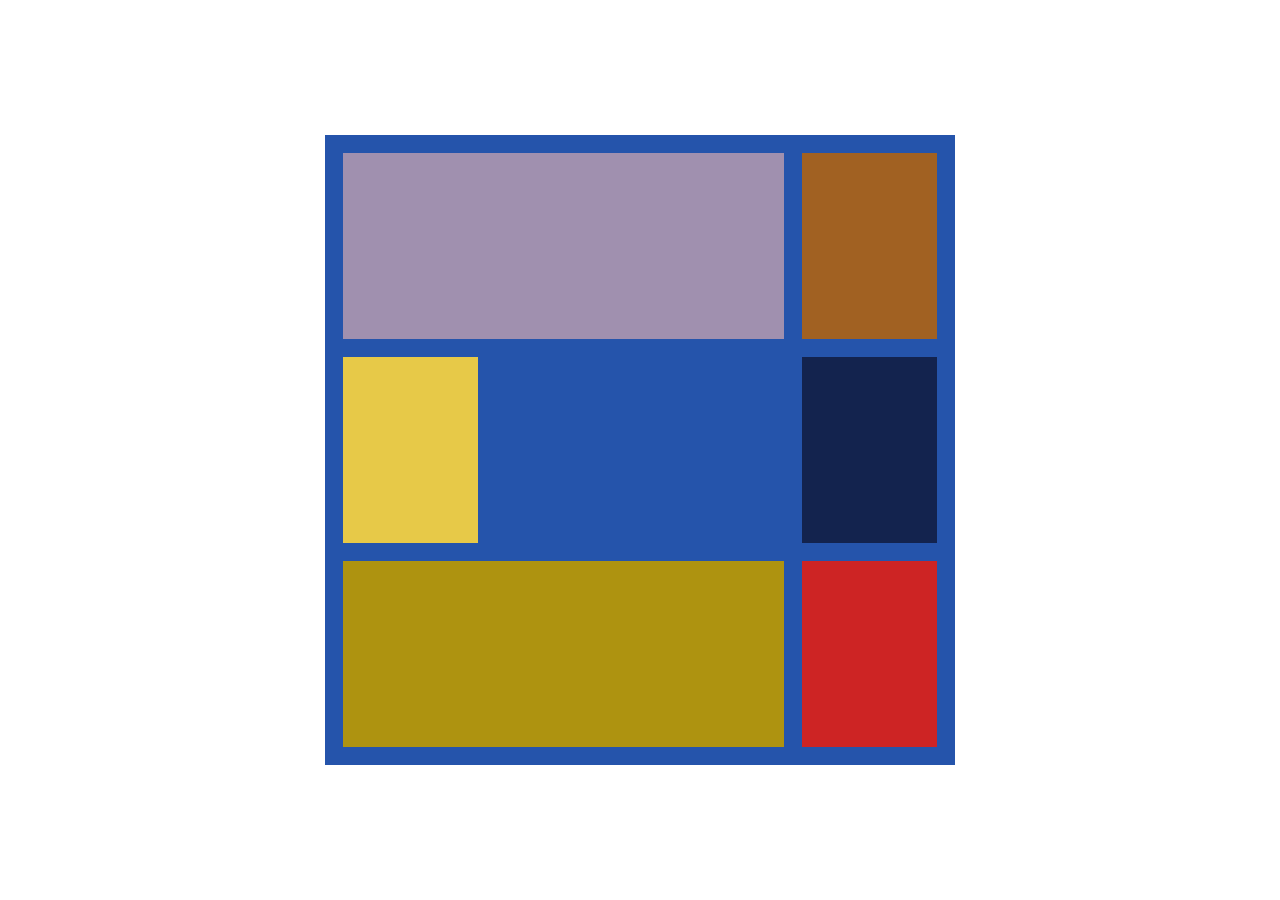
<file: labo-04/mondriaan/index.html>
<!doctype html>
<html lang="nl">
<head>
  <meta charset="utf-8">
  <meta name="viewport" content="width=device-width, initial-scale=1">
  <title>Labo 4 - Mondriaan</title>
  <link rel="stylesheet" href="css/reset.css">
  <link rel="stylesheet" href="css/stijl.css">
</head>
<body>
  <!-- Do not change this file. Write your CSS in css/stijl.css. -->
  <main class="schilderij">
    <div class="lila"></div>
    <div class="bruin"></div>
    <div class="geel"></div>
    <div class="marine"></div>
    <div class="olijf"></div>
    <div class="rood"></div>
  </main>
</body>
</html>
</file>
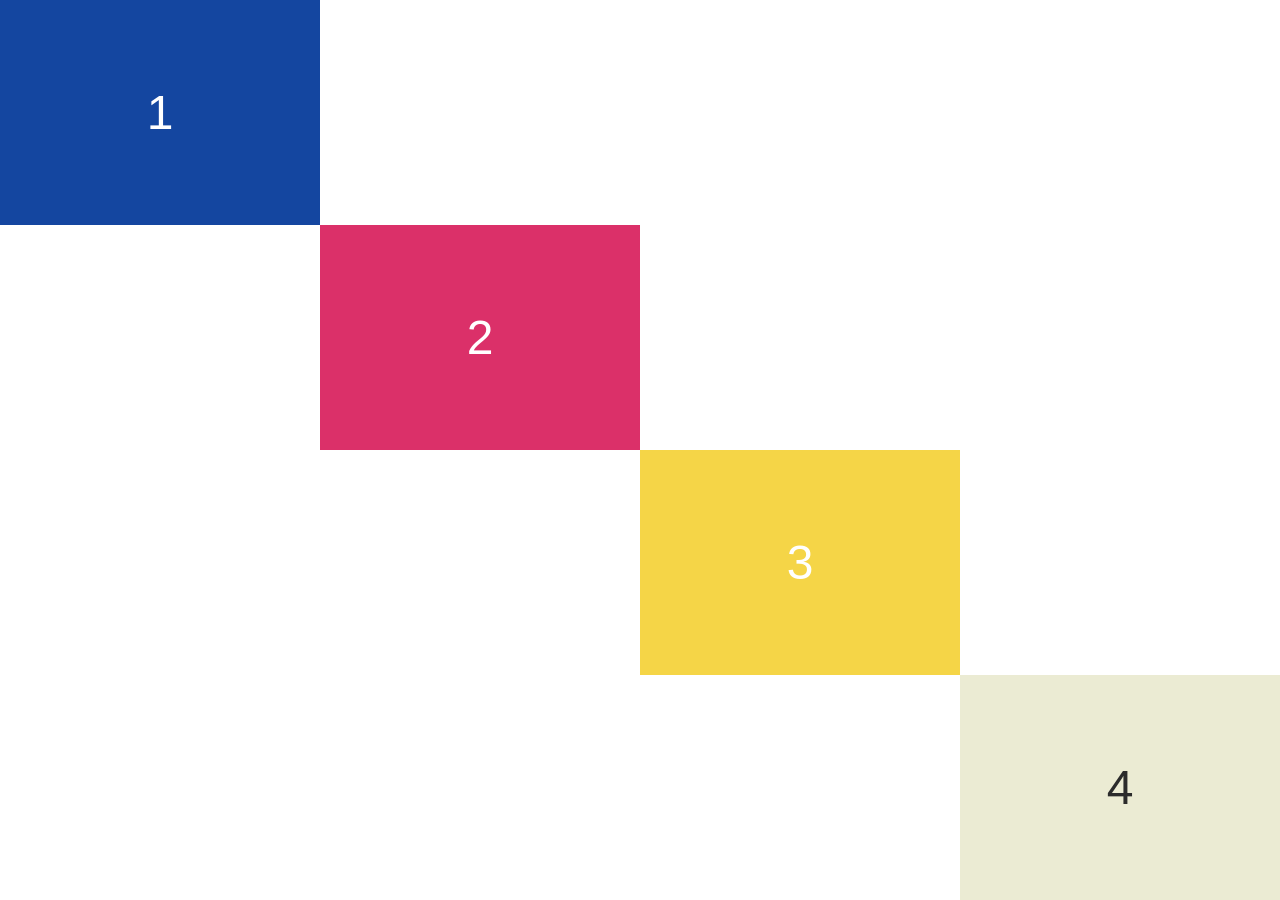
<file: labo-04/trap/index.html>
<!doctype html>
<html lang="nl">
<head>
  <meta charset="utf-8">
  <meta name="viewport" content="width=device-width, initial-scale=1">
  <title>Labo 4 - Trap</title>
  <link rel="stylesheet" href="css/reset.css">
  <link rel="stylesheet" href="css/stijl.css">
</head>
<body>
  <!-- Do not change this file. Write your CSS in css/stijl.css. -->
  <main class="trap">
    <div class="trede">1</div>
    <div class="trede">2</div>
    <div class="trede">3</div>
    <div class="trede">4</div>
  </main>
</body>
</html>
</file>
<file: site/css/stijl.css>
:root {
    --color-main:#870ed2;
    --color-accent:#a530ee;
    --color-tint:#c873fc;
    --font-main: Trebuchet MS;
    --measure: 1rem; 
}

body {
    color:var(--color-main);
    background-color: black;
    font-family: var(--font-main);
    font-size: var(--measure);
}

nav a{
    text-decoration: none;
    color:var(--color-accent);
}
nav a:hover, nav a:focus {
    color: var(--color-tint);
    background-color: var(--color-main);
}
</file>
<file: labo-02/cascade/css/stijl.css>
/* stijl.css - oefening 3: voorspel, dan kijk. Wijzig dit bestand niet. */

/* Opmaak van de pagina zelf; doet niet mee in de vragen. */
body {
  font-family: Verdana, sans-serif;
  line-height: 1.6;
}

.vraag {
  border: 1px solid #8a8a89;
  padding: 0 1rem;
  margin-bottom: 1rem;
}

/* ---- vraag 1 ---- */
a {
  color: green;
}

/* ---- vraag 2 ---- */
.v2-tekst {
  color: red;
}

.v2-tekst {
  color: blue;
}

/* ---- vraag 3 ---- */
.opvallend {
  color: red;
}

em {
  color: blue;
}

/* ---- vraag 4 ---- */
.v4 > a {
  color: green;
}

.v4 a {
  color: red;
}

/* ---- vraag 5 ---- */
.een.twee.drie {
  color: red;
}

#v5-tekst {
  color: blue;
}

/* ---- vraag 6 ---- */
.v6 {
  color: red;
}

.v6-tekst {
  color: blue;
}

/* ---- vraag 7 ---- */
.v7 {
  color: red;
}

/* ---- vraag 8 ---- */
.v8-tekst {
  color: red;
}

/* ---- vraag 9 ---- */
h3 {
  color: red !important;
}

.v9-tekst {
  color: blue;
}

/* ---- vraag 10 ---- */
.v10-tekst {
  color: green;
  font-size: 1.5rem;
  color: blue;
}
</file>
<file: labo-02/nabouw/css/stijl.css>
:root {
    --color-paper: #fbf7f0;
    --color-ink: #2b2b2b;
    --color-mute: #6b6b6b;
    --color-accent: #b5451b;
    --color-zebra: #f1e9dc;
    --head-style: Georgia;
    --text-style: Verdana;
}

body {
    color: var(--color-ink);
    font-family: var(--text-style);
}

h1 {
    color: var(--color-accent);
    font-family: var(--head-style);
    font-weight:500;
}

.slogan {
    font-style:italic;
    color: var(--color-mute);
}

nav a {
    color: var(--color-accent);
    font-weight:bold;
    text-decoration: none;
}

nav a:hover, nav a:focus {
    color: var(--color-ink);
    text-decoration: underline;
}

h2 {
    font-style: normal;
    font-family: var(--head-style);
    font-weight:500;
}

.intro {
    font-size:1rem;
}


main p {
    font-size:0.75rem;
}

h3 {
    font-family: var(--head-style);
    font-weight:400;
    color: var(--color-mute);
}

.kaart {
    font-size: 0.75rem;
    li:nth-child(odd){
        background-color: var(--color-zebra);
    }
}

.prijs {
    color: var(--color-mute);
    font-style:italic;
}

main a {
    color: var(--color-accent);
}
main a:hover, main a:focus {
    color: var(--color-paper);
    background-color: var(--color-accent);
}

ol {
    font-size:0.75rem;
}

strong {
    color: var(--color-accent);
}
footer{
    text-align: center;
    color: var(--color-mute);
    font-size:0.5rem;
    a {
        color: var(--color-mute);
    }
    a:hover, a:focus {
        color: var(--color-accent);
    }
}
</file>
<file: labo-02/selectors/css/stijl.css>
/* stijl.css - oefening 2: selectors schrijven en lezen */

/* Schrijf onder elke opdracht de regel met de selector die precies die
   elementen raakt. Gebruik de declaratie die erbij staat, zodat je in de
   browser meteen ziet wat je raakte. Voeg niets toe aan index.html. */

body {
  font-family: Verdana, sans-serif;
  line-height: 1.6;
}

/* 1. alle links in de navigatie -> color: crimson; */
nav a {
      color:crimson;
}

/* 2. alleen de paragrafen in de footer -> font-size: 0.875rem; */
footer p {
      font-size: 0.875rem;
}

/* 3. alleen de lijstitems van het BUITENSTE niveau in de lijst met de class
      rassen (dus niet de items van de binnenlijsten) -> outline: 2px solid crimson;
      (outline tekent een kader rond precies het element dat je raakte; de
      property zelf komt in hoofdstuk 3) */
.rassen > li {
      outline: 2px solid crimson;
}

/* 4. de paragraaf die onmiddellijk na elke h2 komt -> font-style: italic; */
h2 + p {
      font-style:italic;
}

/* 5. elk oneven item in de lijst met openingsuren -> background-color: #f1e9dc; */
.uren li:nth-child(odd){
      background-color: #f1e9dc;
}

/* 6. het laatste item in de lijst met openingsuren -> color: crimson; */
.uren li:last-child {
      color:crimson;
}

/* 7. de slogan en de intro tegelijk, in één regel -> color: darkslateblue; */
h1 , .slogan {
      color:darkslateblue;
}

/* 8. elke link in main wanneer de muis erover gaat OF wanneer ze focus heeft
      -> background-color: yellow; */
main a:hover, main a:focus {
      background-color: yellow;
}

/* ---- Lezen: welke elementen raken deze vijf selectors? Schrijf het antwoord
   in één zin per selector in README.md. Verander hier niets. ---- */

/* a. header nav ul li a */
/* b. article > p */
/* c. .uren li:nth-child(3) */
/* d. h2 ~ p */
/* e. .rassen li:first-child */
</file>
<file: labo-03/donut/css/stijl.css>
/* stijl.css - labo 3, donut (reset.css is linked before this file) */

/* === tokens === */
:root {
    --background-color:#ec4b03;
    --purple-color:#b99ec1;
    --yellow-color:#f9b700;
    --border-color:  .5rem solid black;
    --square1-height: 90vh;
    --square1-margin: 5vh;
    --circle-size:70%;
    --circle-margin:15%;
    --square2-size:90%;
    --square2-negmargin:-7%;
    --font-type: Georgia , serif, bold;
    --font-weight: 600; 
}

/* === your rules === */
main {
    background-color: var(--background-color);
    height: var(--square1-height);
    width: var(--square1-height);
    margin-top: var(--square1-margin);
    margin-bottom: var(--square1-margin);
    margin-left:auto;
    margin-right:auto;
    border: var(--border-color)
}

div {
    border-radius:50%;
    background-color: var(--purple-color);
    height: 70%;
    width: 70%;
    margin: var(--circle-margin);
    border: var(--border-color);
    overflow: hidden;
}

h1 {
    height:var(--square2-size);
    width:var(--square2-size);
    margin-left: -7%;
    margin-top: -7%;
    background-color: var(--yellow-color);
    text-align: center;
    border: var(--border-color);
    padding-top: 45%;
    font-size: 3rem;
    font-weight: var(--font-weight);
    text-decoration: none;
}
</file>
<file: labo-03/kleuren/css/stijl.css>
/* stijl.css - labo 3, kleuren (reset.css is linked before this file) */

/* === tokens === */
:root {
    --color-tomato:#FF6347;
    --color-orangered:#FF4500;
    --color-coral:#FF7F50;
    --color-lightsalmon:#FFA07A;
    --color-darkorange:#FF8C00;
    --font-style: Arial;
    --title-seperation: .25rem;
}

/* === your rules === */
body {
    font-family: var(--font-style);
    font-weight: 300;
    color:white;
}
ul {
    padding: 0;
    margin: 0;
}

li {
    height: 40vh;
    margin: 0;
    text-align: center;
    list-style: none;
    padding-top: 15vh;
}

h2 {
    margin-bottom: 2vh;
    letter-spacing: .25rem;
}

span {
    display: inline-block;
    margin-right: 1rem;
}

/*backgrounds-------------------------------------------*/
.tomato {
    background: var(--color-tomato);
}

.orangered {
    background: var(--color-orangered);
}

.coral {
    background: var(--color-coral);
}

.lightsalmon {
    background: var(--color-lightsalmon);
}

.darkorange {
    background: var(--color-darkorange);
}
/* end-background----------------------------------------*/
</file>
<file: labo-03/landing/css/stijl.css>
/* stijl.css - labo 3, landing (reset.css is linked before this file) */

/* === tokens === */
:root {
    --color-banner:#c8b8ff;
    --color-link:#5551ff;
    --color-hero:#779cee;
    --color-text:black;
    --color-button:black;
    --color-button-text:white;
    --font-text: Arial;
    --height-hero:80vh;
    --margin-main:15vw;
    --size-img:70%;
}

/* === your rules === */
body{
    font-family: var(--font-text);
}

.banner {
    background-color:var(--color-banner);
    height:5vh;
    a {
        color:var(--color-link);
    }
    text-align: center;
    padding:1.75vh;
}

nav {
    height:7vh;
    text-align: right;
    background-color: white;
    ul li {
        margin:2.5vh;
        display: inline-block;
        padding-right: 1rem;
        a {
            color:var(--color-text);
            text-decoration: none;
            margin:1.25rem;
        }
    }
}

main {
    min-height: var(--height-hero);
    background-color: var(--color-hero);

    article {
        display: inline-block;
        vertical-align: top;
        box-sizing: border-box;
        width: 50%;
        padding: 7vh 5vw;

        .bovenkop {
            margin-bottom: 40px;
            font-size: 1.2rem;
        }
        h1 {
            font-size: 3rem;
            margin-bottom: 40px;
        }
        p {
            width: 70%;
            font-size: 1rem;
            margin-bottom: 40px;
        }
    }

    .afbeelding {
        display: inline-block;
        vertical-align: top;
        box-sizing: border-box;
        width: 50%;
        padding-top: 10vh;

        img {
            width: var(--size-img);
            height: auto;
        }
    }
}

.knop {
    display: inline-block;
    padding: 10px 20px;
    background-color: var(--color-button);
    color: var(--color-button-text);
    border-radius: 15px;
    text-decoration: none;
}
</file>
<file: labo-03/slogan/css/stijl.css>
/* stijl.css - labo 3, slogan (reset.css is linked before this file) */

/* === tokens === */
:root {
    --font-color:#282827;
    --yellow:#fccc00;
    --font-style: Arial;
}

/* === your rules === */
body {
    margin: 0 auto;
    padding-top: 10vh;
    max-width: 40rem;
    text-align:center;
    color:var(--font-color);
    font-family: var(--font-style);
}

h2,p {
    margin-left: auto;
    margin-right:auto;
    margin-bottom: 2rem;
}

h2 {
    font-size: 4rem;
}

a {
    display:inline-block;
    border-radius: 15px;
    padding-bottom: .5rem;
    padding-top: .5rem;
    padding-left: 1rem;
    padding-right: 1rem;
    background-color: black;
    color:white;
    text-decoration: none;
    border-color: .5rem solid red;
}

a:focus, a:hover {
    background-color: rgb(57, 56, 56);
}   

span {
    display: inline-block;
    border-radius: 50%;
    border-bottom: 1rem solid var(--yellow);
}
</file>
<file: labo-03/tabblad/css/stijl.css>
/* stijl.css - labo 3, tabblad (reset.css is linked before this file) */

/* === tokens === */
:root {
    --background-color:#ff816f;
    --tab-color:#ffd500;
    --kaart-color: white;
    --border-colors: black;
    --border-thickness: .25rem;
    --font-type: Arial;
    --tab-width:15rem;
    --kaart-width: 35rem;
    --window-margin: 5rem;
}

/* === your rules === */


body {
    font-family: var(--font-type);
    margin: var(--window-margin);
    background-color: var(--background-color);
}

h1 {
    font-size: 1rem;
    font-weight: 300;
    padding: 1rem 1.5rem;
    max-width: var(--tab-width);
    background-color: var(--tab-color);
    border: var(--border-thickness) solid var(--border-colors);
    border-bottom:0;
    box-shadow: -.25rem .4rem black;
}

h2 {
    font-size: 3rem;
    font-weight: 700;
    background-color: var(--kaart-color);
    max-width: var(--kaart-width);
    border: var(--border-thickness) solid var(--border-colors);
    padding: 2rem 1.5rem;
    box-shadow: 
        -.25rem .4rem black,
        .25rem .4rem black;
}
</file>
<file: labo-04/dierenasiel/css/stijl.css>
/* stijl.css - labo 4, dierenasiel (reset.css is linked before this file) */

/* === tokens === */
:root {
    --background-paper: #f7f4ec;
    --background-cards: white;
    --card-ink: #2b2b2b;
    --muted-ink: #6b6b6b;
    --nav-card-button: #1f3a2e;
    --nav-ink: #f3efe6;
    --accent-ink:#e6b53c;
    --text-size: 1.6rem;
    --text-family: Verdana;
    --head-family: Georgia;
    --max-column-width:60rem;
    --column-padding: 2rem;
    --card-gap:1.5rem;
    --card-padding:1.5rem;
    --card-border:0.5rem;
    --button-LR:1rem;
    --button-UD:0.5rem;
    --button-border:0.25rem;
}

/* === your rules === */
body {
    height:100vh;
    display:flex;
    flex-direction: column;
    background-color: var(--background-paper);
    font-family: var(--text-family);
}

/* nav balk maken */
header {
    padding-top: 1rem;
    padding-bottom: 1rem;
    padding-left: 2rem;
    padding-right: 2rem;
    height: 5vh;
    display: flex;
    justify-content: space-between;
    align-items: center;
    background-color: var(--nav-card-button);
}

.logo {
    color: var(--accent-ink);
    text-decoration: none;
}

nav ul{
    display:flex;
    justify-content: flex-end;
    align-items: center;
    gap: 0.5rem;
    list-style:none;
    li {
        a{  
            font-family: var(--text-family);
            color: var(--nav-ink);
            text-decoration: none;
            padding-top: 0.75rem;
            padding-bottom: 0.75rem;
            padding-left: 1.25rem;
            padding-right: 1.25rem;
            border-radius: 0.5rem;
        }
        a:hover , a:focus{
            background-color: var(--accent-ink);
            color: black;
        }
    }

}
/* nav maken end */

/*main maken */
main {
    max-width: var(--max-column-width);
    padding: var(--column-padding);
    display: flex;
    flex-direction: column;
    margin-left: auto;
    margin-right: auto;
    flex: 1;
    h1{
        font-family: Georgia, 'Times New Roman', Times, serif;
        font-size: 2rem;
        margin-bottom: 1rem;
    }
    .intro {
        margin-bottom: 1rem;
    }
}

.kaarten {
    display:grid;
    grid-template-columns: repeat(3, 1fr);
    grid-template-rows: 1fr 1fr;
    gap: var(--card-gap);
    list-style: none;
    flex: 1;
}

.uitgelicht {
    grid-column: 1/3;
}

.kaart {
    display:flex;
    flex-direction: column;
    background-color: white;
    color: var(--card-ink);
    padding: var(--card-padding);
    border-radius: var(--card-border);
    box-shadow: 
    2px -2px 10px #bebebe,
    -2px 2px 10px #bebebe;
}

.soort {
    color: var(--muted-ink);
    margin-bottom: 0.5rem;
}

h2 {
    font-family: Georgia, 'Times New Roman', Times, serif;
    margin-bottom: 2rem;
}

.beschrijving {
    font-family: Verdana, Geneva, Tahoma, sans-serif;
}

.knop {
    align-self: flex-start;
    margin-top: auto;
    background-color: var(--nav-card-button);
    color:white;
    text-decoration: none;
    padding: var(--button-UD) var(--button-LR);
    border-radius: var(--button-border);
}

.knop:hover, .kmop:focus{
    background-color: var(--accent-ink);
    color: black;
}

footer {
    display: flex;
    height: 5vh;
    background-color: var(--nav-card-button);
    width: 100vw;
    justify-content: center;
    align-items: center;
    color: white;
}
</file>
<file: labo-04/kolommen/css/stijl.css>
/* stijl.css - labo 4, kolommen (reset.css is linked before this file) */

/* === tokens === */
:root {
    --color-1: darkturquoise;
    --color-2: darkviolet;
    --color-3: deepskyblue;
}

/* === your rules === */
main {
    padding-top:10vh;
    padding-bottom:10vh;
    padding-left: 4vw;
    padding-right: 4vw;
    font-size: 4rem;
    font-family: Arial, Helvetica, sans-serif;
    color: white;
    display: flex;
    gap: 2rem;
    div {
        display: flex;
        justify-content: center;
        align-items: center;
    }
    div:nth-child(1) {
        background-color: var(--color-1);
        height:80vh;
        flex: 1;
        
    }
    div:nth-child(2) {
        background-color: var(--color-2);
        height:80vh;
        flex: 2;
    }
    div:nth-child(3) {
        background-color: var(--color-3);
        height:80vh;
        flex: 1;
    }
}
</file>
<file: labo-04/mondriaan/css/stijl.css>
/* stijl.css - labo 4, mondriaan (reset.css is linked before this file) */

/* === tokens === */
:root {
    --color-background: #2554ab;
    --color-square1: #a090af;
    --color-square2: #a16122;
    --color-square3: #e7c948;
    --color-square4: #13234e;
    --color-square5: #ae9310;
    --color-square6: #cd2424;
}

/* === your rules === */
body{
    display: flex;
    align-items: center;
    justify-content: center;
    height: 100vh;
}
.schilderij {
    width:70vh;
    height:70vh;
    background-color: var(--color-background);
    display: grid;
    grid-template-columns: repeat(4, 1fr);
    padding-top: 2vh;
    padding-bottom: 2vh;
    padding-left: 2vh;
    padding-right: 2vh;
    gap: 2vh;
}

.lila {
    grid-column: 1/4;
    background-color: var(--color-square1);
}
.bruin {
    background-color: var(--color-square2);
}
.geel {
    background-color: var(--color-square3);
}
.marine {
    grid-column: 4/5;
    background-color: var(--color-square4);
}
.olijf {
    grid-column: 1/4;
    background-color: var(--color-square5);
}
.rood {
    background-color: var(--color-square6);
}
</file>
<file: labo-04/trap/css/stijl.css>
/* stijl.css - labo 4, trap (reset.css is linked before this file) */

/* === tokens === */
:root {
    --trede-1: #1446a0;
    --trede-2: #db3069;
    --trede-3: #f5d547;
    --trede-4: #ebebd3;

}

/* === your rules === */
body{
    font-size: 3rem;
    color: white;
    font-family: Arial, Helvetica, sans-serif;
}
main {
    height: 100vh;
    display: grid;
    grid-template-columns: repeat(4,1fr);
    grid-template-rows: repeat(4,1fr);
    div:nth-child(1){
        display:flex;
        justify-content: center;
        align-items: center;
        grid-column: 1/2;
        grid-row: 1/2;
        background-color: var(--trede-1);
    }
    div:nth-child(2){
        display:flex;
        justify-content: center;
        align-items: center;
        grid-column: 2/3;
        grid-row: 2/3;
        background-color: var(--trede-2);
    }
    div:nth-child(3){
        display:flex;
        justify-content: center;
        align-items: center;
        grid-column: 3/4;
        grid-row: 3/4;
        background-color: var(--trede-3);
    }
    div:nth-child(4){
        color: #2b2b2b;
        display:flex;
        justify-content: center;
        align-items: center;
        grid-column: 4/5;
        grid-row: 4/5;
        background-color: var(--trede-4);
    }
}
</file>
